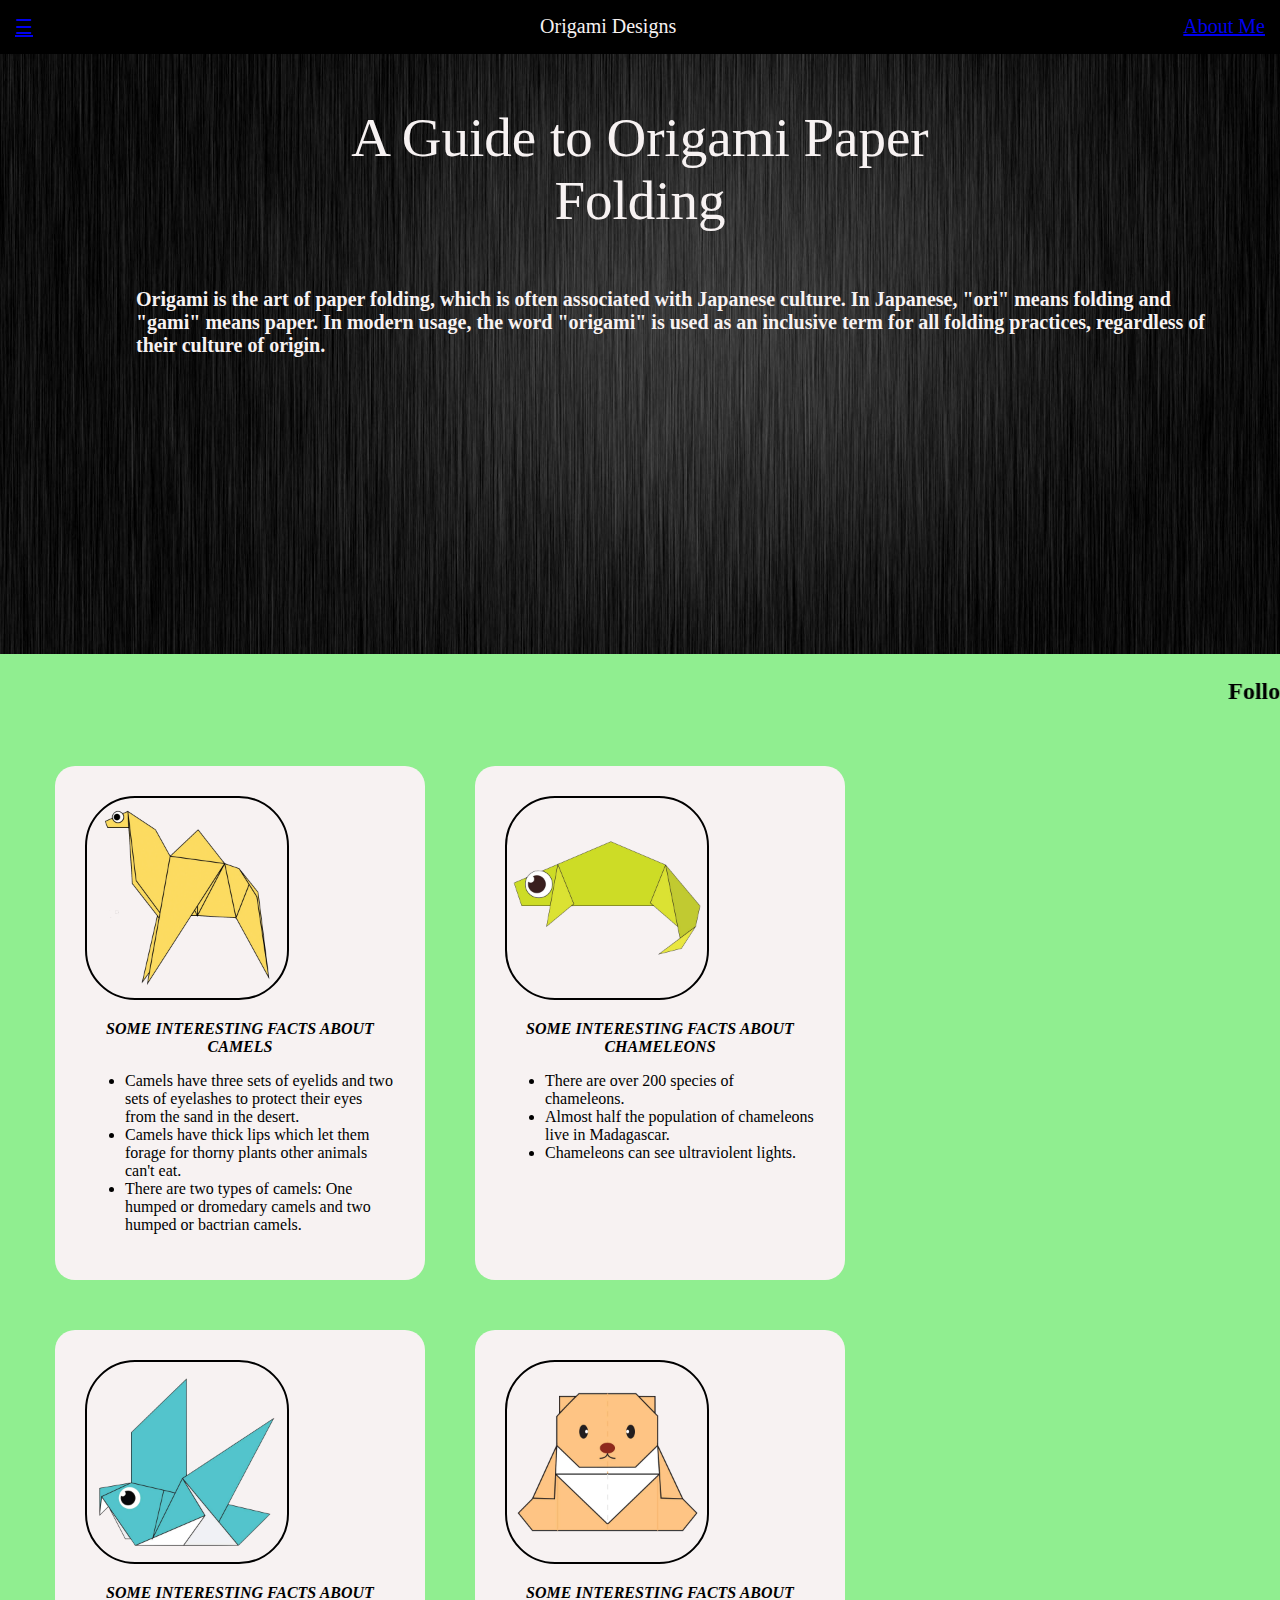
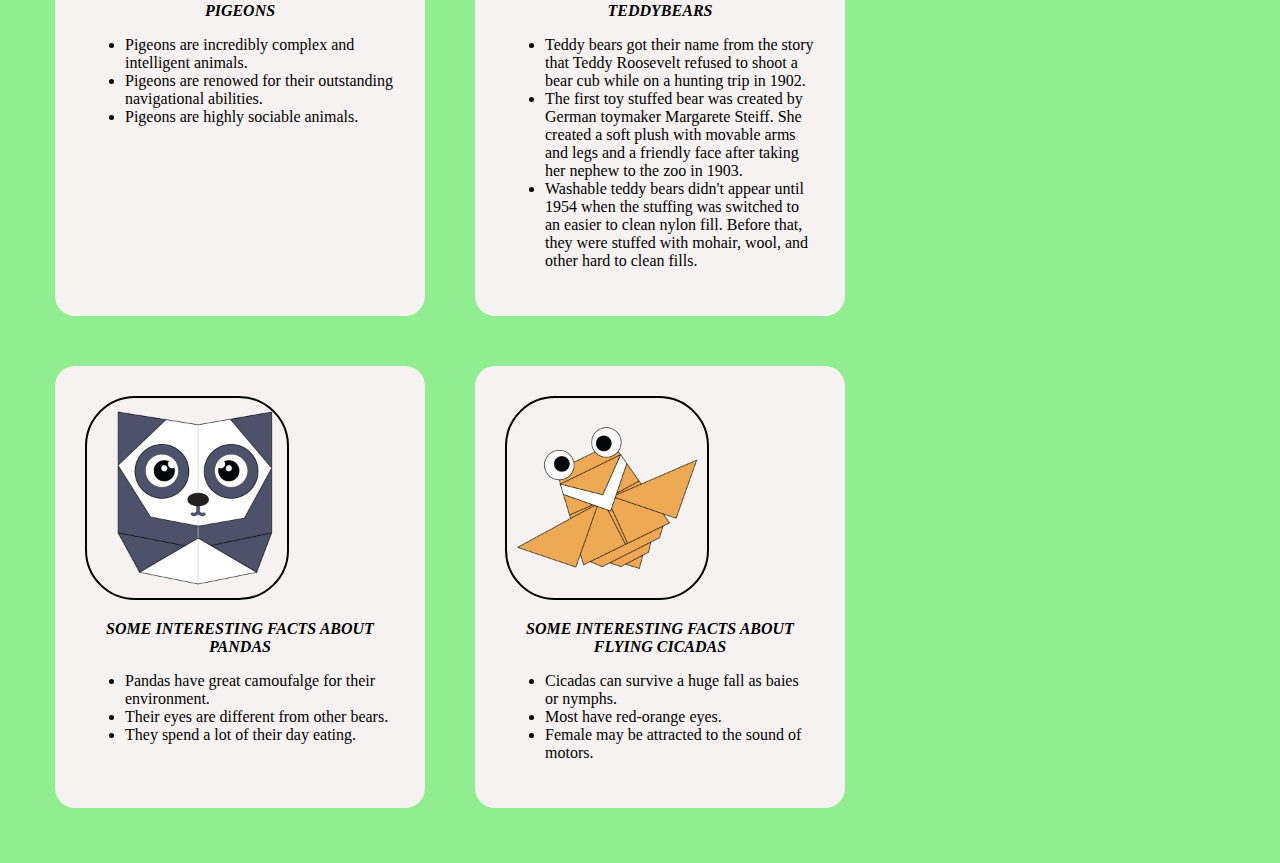
<file: index.html>
<!DOCTYPE html>
  <html>

    <head>
      <title>Origami Designs</title>
      <link rel="stylesheet" type="text/css" href="style.css">
  </head>

  <body>
      <div class="header">
          <div class="menu">
              <div ><a href ="#">☰</a></div>
              <div >Origami Designs</div>
              <div ><a href ="about.html">About Me</a></div>
          </div>
      </div>

      <div class ="bodyimg">
          <img src="b.jpg" height="600px" width="100%">
          <p>
            A Guide to Origami Paper Folding  
          </p>
          <h3>Origami is the art of paper folding, which is often associated with Japanese culture. 
              In Japanese, "ori" means folding and "gami" means paper. 
              In modern usage, the word "origami" is used as an inclusive term for all folding practices, 
              regardless of their culture of origin.
          </h3>
      </div>

      <h2><marquee>Following are some Origami designs and the links for steps to make them which will keep you engaged and ☺</marquee></h2>
      <div class = "grid">
        
          <div class = "origami">
          <a target=”_blank” href = http://origami.me/camel><img src = "camel.png"width = "200px" height = "200px"> 
          
          </a>
          <p><i><b>SOME INTERESTING FACTS ABOUT CAMELS</b></i></p>
          <ul>
              <li>Camels have three sets of eyelids and two sets of eyelashes to protect their eyes from the sand in the desert.</li>
              <li>Camels have thick lips which let them forage for thorny plants other animals can't eat.</li>
              <li>There are two types of camels: One humped or dromedary camels and two humped or bactrian camels.</li>
          </ul>
          </div>
      
      
      <div class = "origami">
      <a target="_blank" href ="http://origami.me/chameleon/"><img src = "chameleon.png"width = 200px, height = 200px></a>
      <p><i><b>SOME INTERESTING FACTS ABOUT CHAMELEONS</b></i></p>
      <ul>
          <li>There are over 200 species of chameleons.</li>
          <li>Almost half the population of chameleons live in Madagascar.</li>
          <li>Chameleons can see ultraviolent lights.</li>
      </ul>
  </div>
  <div class = "origami">
      <a target="_blank" href ="http://origami.me/pigeon/"><img src = "pigeon.png"width = 200px height = 200px></a>
      <p><i><b>SOME INTERESTING FACTS ABOUT PIGEONS</b></i></p>
      <ul>
          <li>Pigeons are incredibly complex and intelligent animals.</li>
          <li>Pigeons are renowed for their outstanding navigational abilities.</li>
          <li>Pigeons are highly sociable animals.</li>
      </ul>
  </div>
  <div class = "origami">
      <a target="_blank" href ="http://origami.me/teddy-bear/"><img src = "teddy.png"width = 200px height = 200px></a>
      <p><i><b>SOME INTERESTING FACTS ABOUT TEDDYBEARS</b></i></p>
      <ul>
          <li>Teddy bears got their name from the story that Teddy Roosevelt refused to shoot a bear cub while on a hunting trip in 1902.</li>
          <li>The first toy stuffed bear was created by German toymaker Margarete Steiff. She created a soft plush with movable arms and legs and a friendly face after taking her nephew to the zoo in 1903.</li>
          <li>Washable teddy bears didn't appear until 1954 when the stuffing was switched to an easier to clean nylon fill. Before that, they were stuffed with mohair, wool, and other hard to clean fills.</li>
      </ul>
  </div>
  <div class = "origami">
      <a target="_blank" href = "http://origami.me/panda/"><img src = "panda.png"width = 200px height = 200px></a>
      <p><i><b>SOME INTERESTING FACTS ABOUT PANDAS</b></i></p>
      <ul>
          <li>Pandas have great camoufalge for their environment.</li>
          <li>Their eyes are different from other bears.</li>
          <li>They spend a lot of their day eating.</li>
      </ul>
  </div>
<div class = "origami">
      <a target="_blank" href = "http://origami.me/flying-cicada/"><img src = "cicada.png"width = 200px height = 200px></a>
      <p><i><b>SOME INTERESTING FACTS ABOUT FLYING CICADAS</b></i></p>
      <ul>
          <li>Cicadas can survive a huge fall as baies or nymphs.</li>
          <li>Most have red-orange eyes.</li>
          <li>Female may be attracted to the sound of motors.</li>
      </ul>
  </div>
  </div>
  </body>
</html>
   </body>


   </html>
</file>
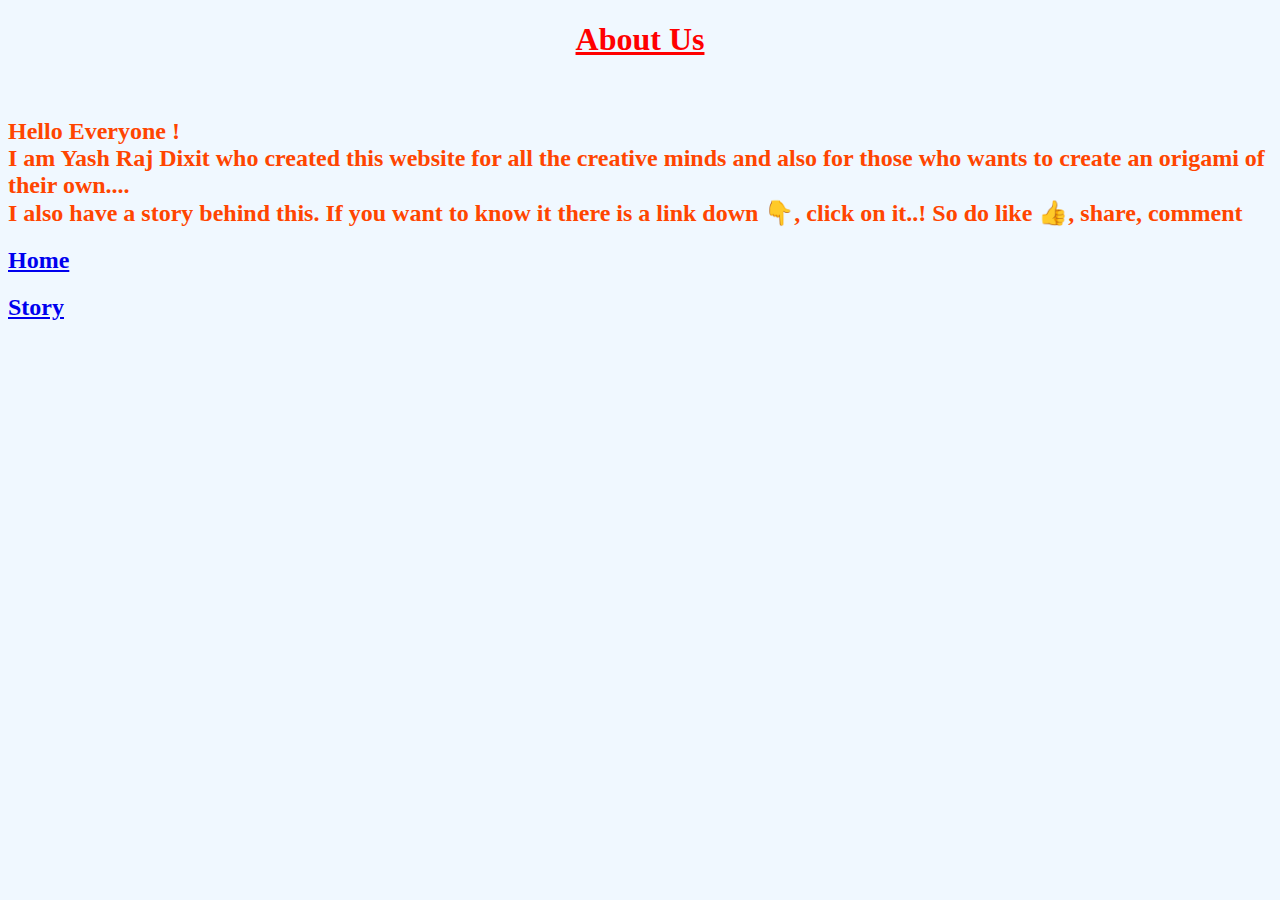
<file: about.html>
<!DOCTYPE html>
<html>
  <head>
    <title>
      Origami designs
    </title>
    <style>
      h1 {
        color:red;
      }
      h2 {
        color:orangered;
      }
     
    </style>
  </head>
  <body bgcolor="#F0F8FF">
    <h1><b><u><center>About Us</center></u></b></h1><br>

    <h2>
    Hello Everyone !<br>
    I am Yash Raj Dixit who created this website for all the creative minds and also for those 
    who wants to create an origami of their own....<br>
    I also have a story behind this. If you want to know it there is a link down 👇, click on it..!
 So do like 👍, share, comment 
    </h2>
   
   <h2> <a href="index.html">Home</a><br></h2>
   <h2> <a href="story.html">Story</a><br></h2>
   
    
  </body>
</html>
</file>
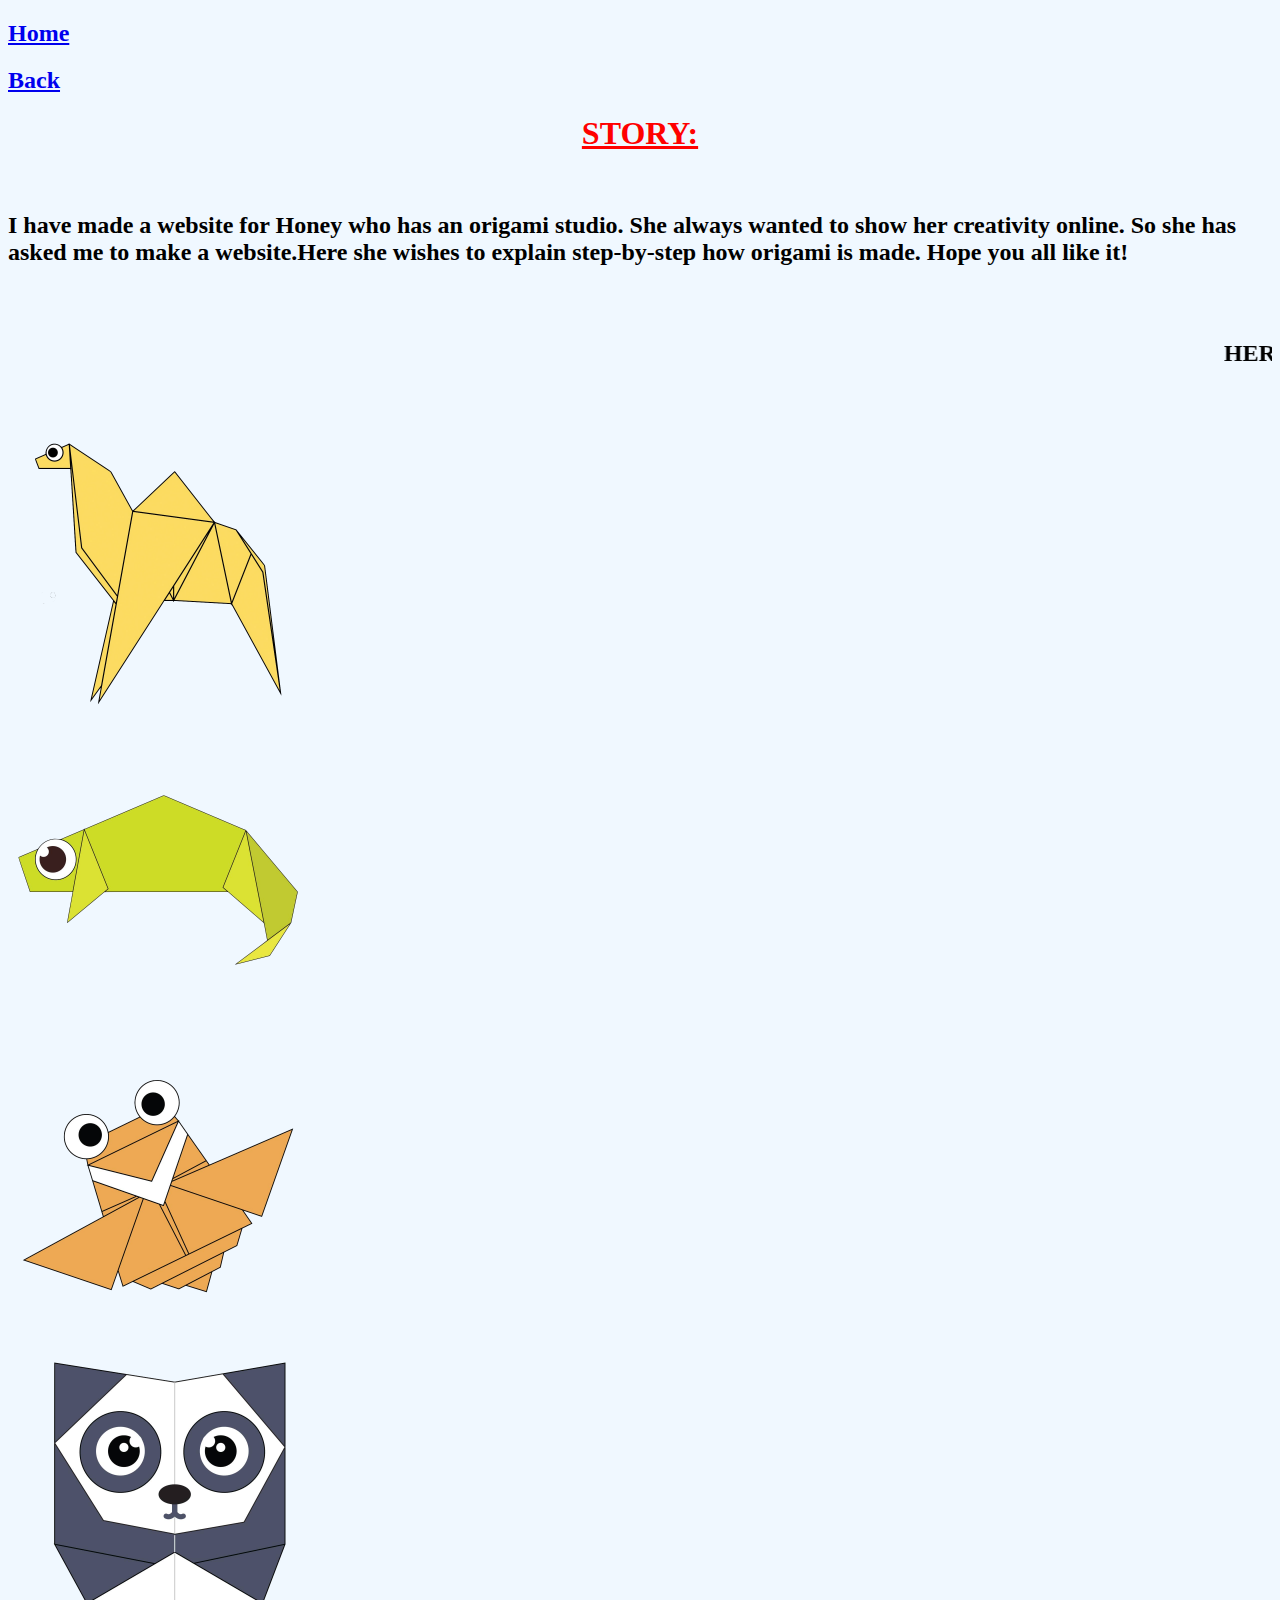
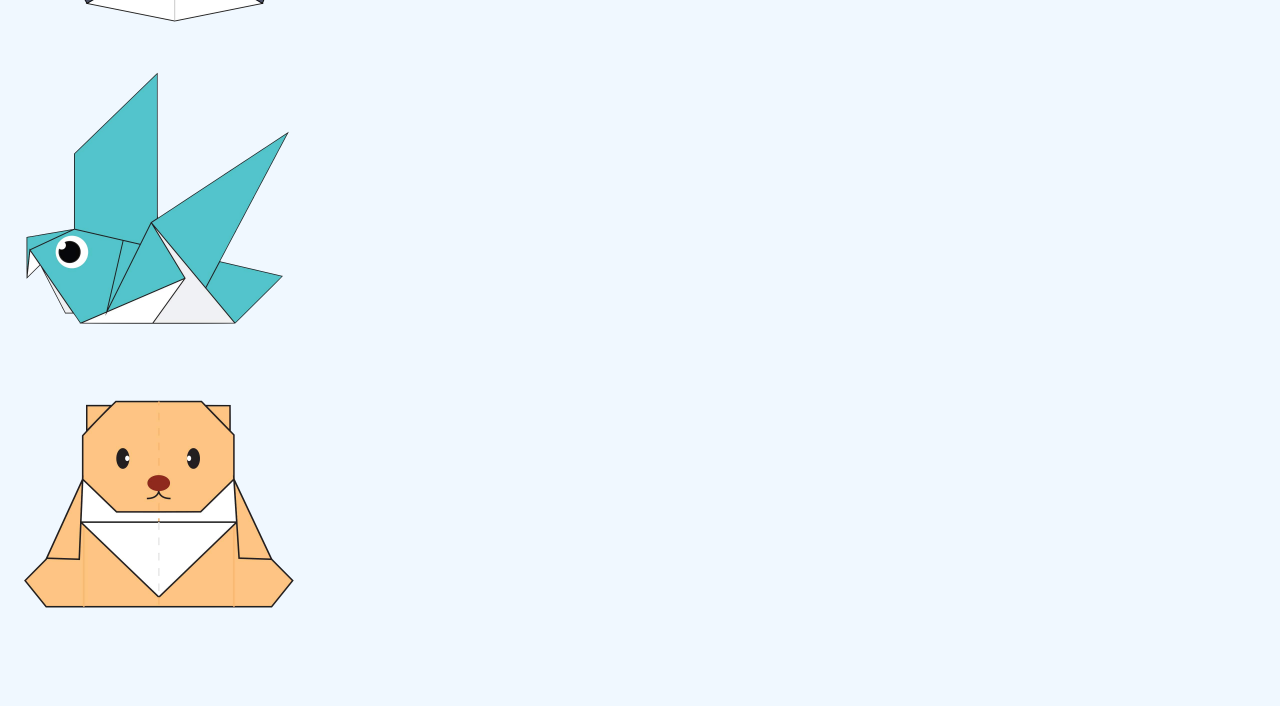
<file: story.html>
<!DOCTYPE html>
<html>
  <head>
    <title>
      Origami designs
    </title>
    <style>
      h1 {
        color:red;
      }
    
     
    </style>
  </head>
  <body bgcolor="#F0F8FF">
    <h2> <a href="index.html">Home</a><br></h2>
    <h2> <a href="about.html">Back</a><br></h2>
    <h1><b><u><center>STORY:</center></u></b></h1><br>
    <h2>I have made a website for Honey who has an origami studio. She always wanted to show her creativity online.
      So she has asked me to make a website.Here she wishes to explain step-by-step how origami is made. 
      Hope you all like it!</h2>
      <h2><marquee> <br><br>
      HERE ARE SOME IMAGES OF THE ORIGAMI THAT MY WEBSITE TEACHES YOU TO MAKE:<br><br>
      <ul></marquee> 
      
        <div class = "grid">
    <li> <img src="camel.png" width=300 height=300/><br></li>
     <li> <img src="chameleon.png" width=300 height=300/><br></li> 
     <li> <img src="cicada.png" width=300 height=300/><br></li>
     <li> <img src="panda.png" width=300 height=300/><br></li>
     <li> <img src="pigeon.png" width=300 height=300/><br></li>
     <li> <img src="teddy.png" width=300 height=300/><br></li>
  
    </ul><Br>
     
  </body>
</html>
</file>
<file: style.css>
body{
  background-color: #90ee90;
  margin: 0px;
}

.menu{
  display: flex;
  justify-content: space-between;
  background-color: #000000;
  padding: 15px;
  font-size: 20px;
  font-family: Century Gothic;
  font-weight: 400;
  color: #f7f2f2;
}

.bodyimg{
  position: relative;
}
.bodyimg p{
  color:#f7f2f2;
  font-size: 55px;
  font-family: Century Gothic;
  position: absolute;
  top:10%;
  left:50%;
  transform: translate(-50%,-50%);
}
.bodyimg h3{
  color:#f7f2f2;
  font-family: Century gothic;
  font-size: 20px;
  width: 1100px;
  position: absolute;
  top:40%;
  left:45%;
  transform: translate(-40%, -40%);
}

p{
  text-align: center;
  color: #000000;
}

h2{
  text-align: center;
  color: #000000;
}

.grid{
  display: flex;
  flex-wrap: wrap;
  font-family: sans-serif;
  margin: 30px;
}
.grid img{
  border: 2px solid #000000;
  border-radius: 50px;
}
.origami {
  border-radius: 20px;
  background-color: #f7f2f2;
  width:310px;
  font-family: Century gothic;
  padding: 30px;
  margin: 25px;
}
</file>
